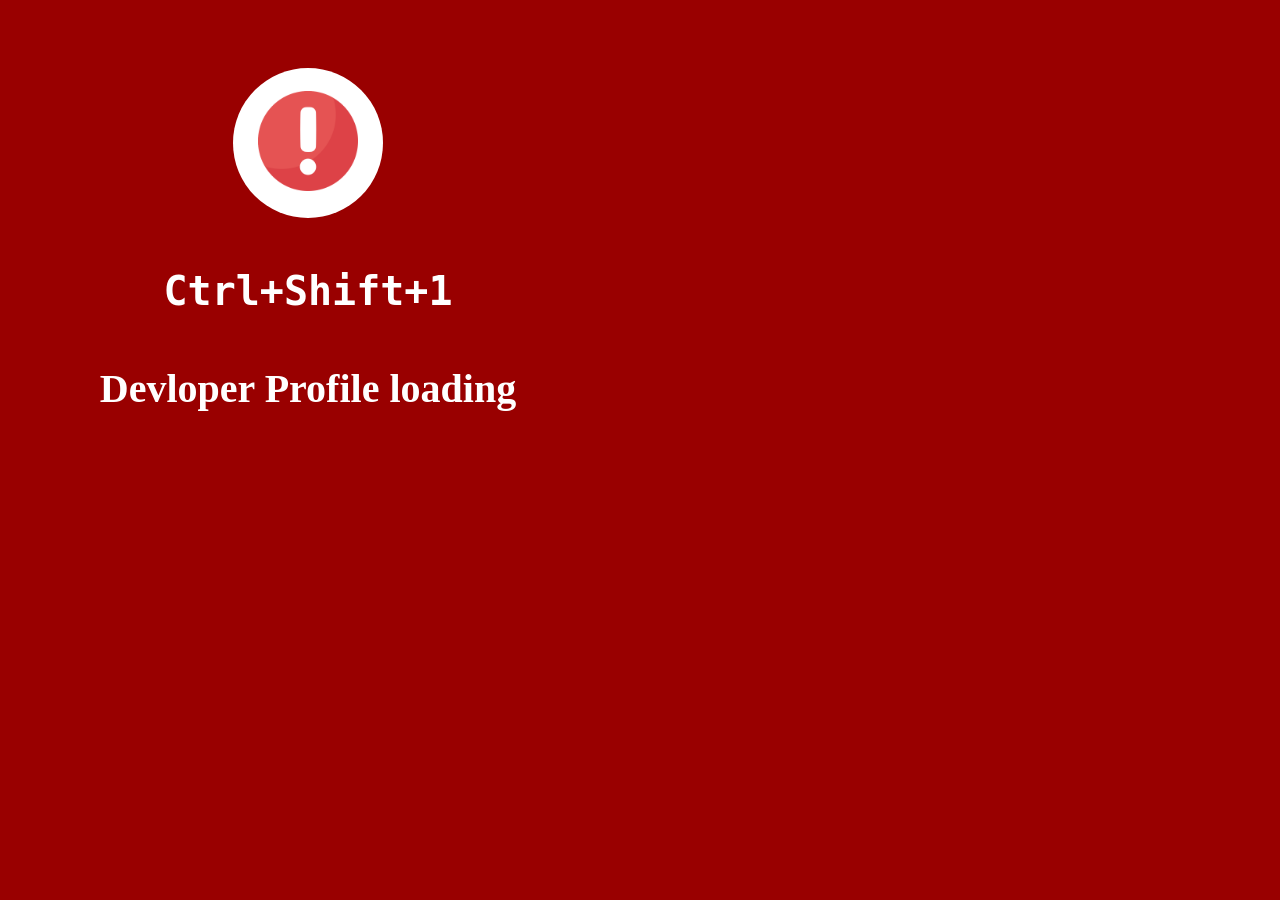
<file: abba-nhi-maanenge-mvp/index2..html>
<!DOCTYPE html>
<html lang="en">
<head>
    <meta charset="UTF-8">
    <meta name="viewport" content="width=device-width, initial-scale=1.0">
    <title>Document</title>
    <link rel="stylesheet" href="main.css">
</head>
<body>
    <!-- acts as a main row -->
    <div class="outer">
        <!-- this box should be in center -->
            <div class="fixedCircle">
                <div>
                 <!-- it holds image -->
                 <img src="images/info.png" width="100px" alt="alert image for emergency">
                </div>
            </div>
               <div>
                    <p class="hotKey"><kbd>Ctrl+Shift+1</kbd></p>
                </div>
                <div class="hotProfile">
                   Devloper Profile loading
                </div>
    </div>
</body>
</html>
</file>
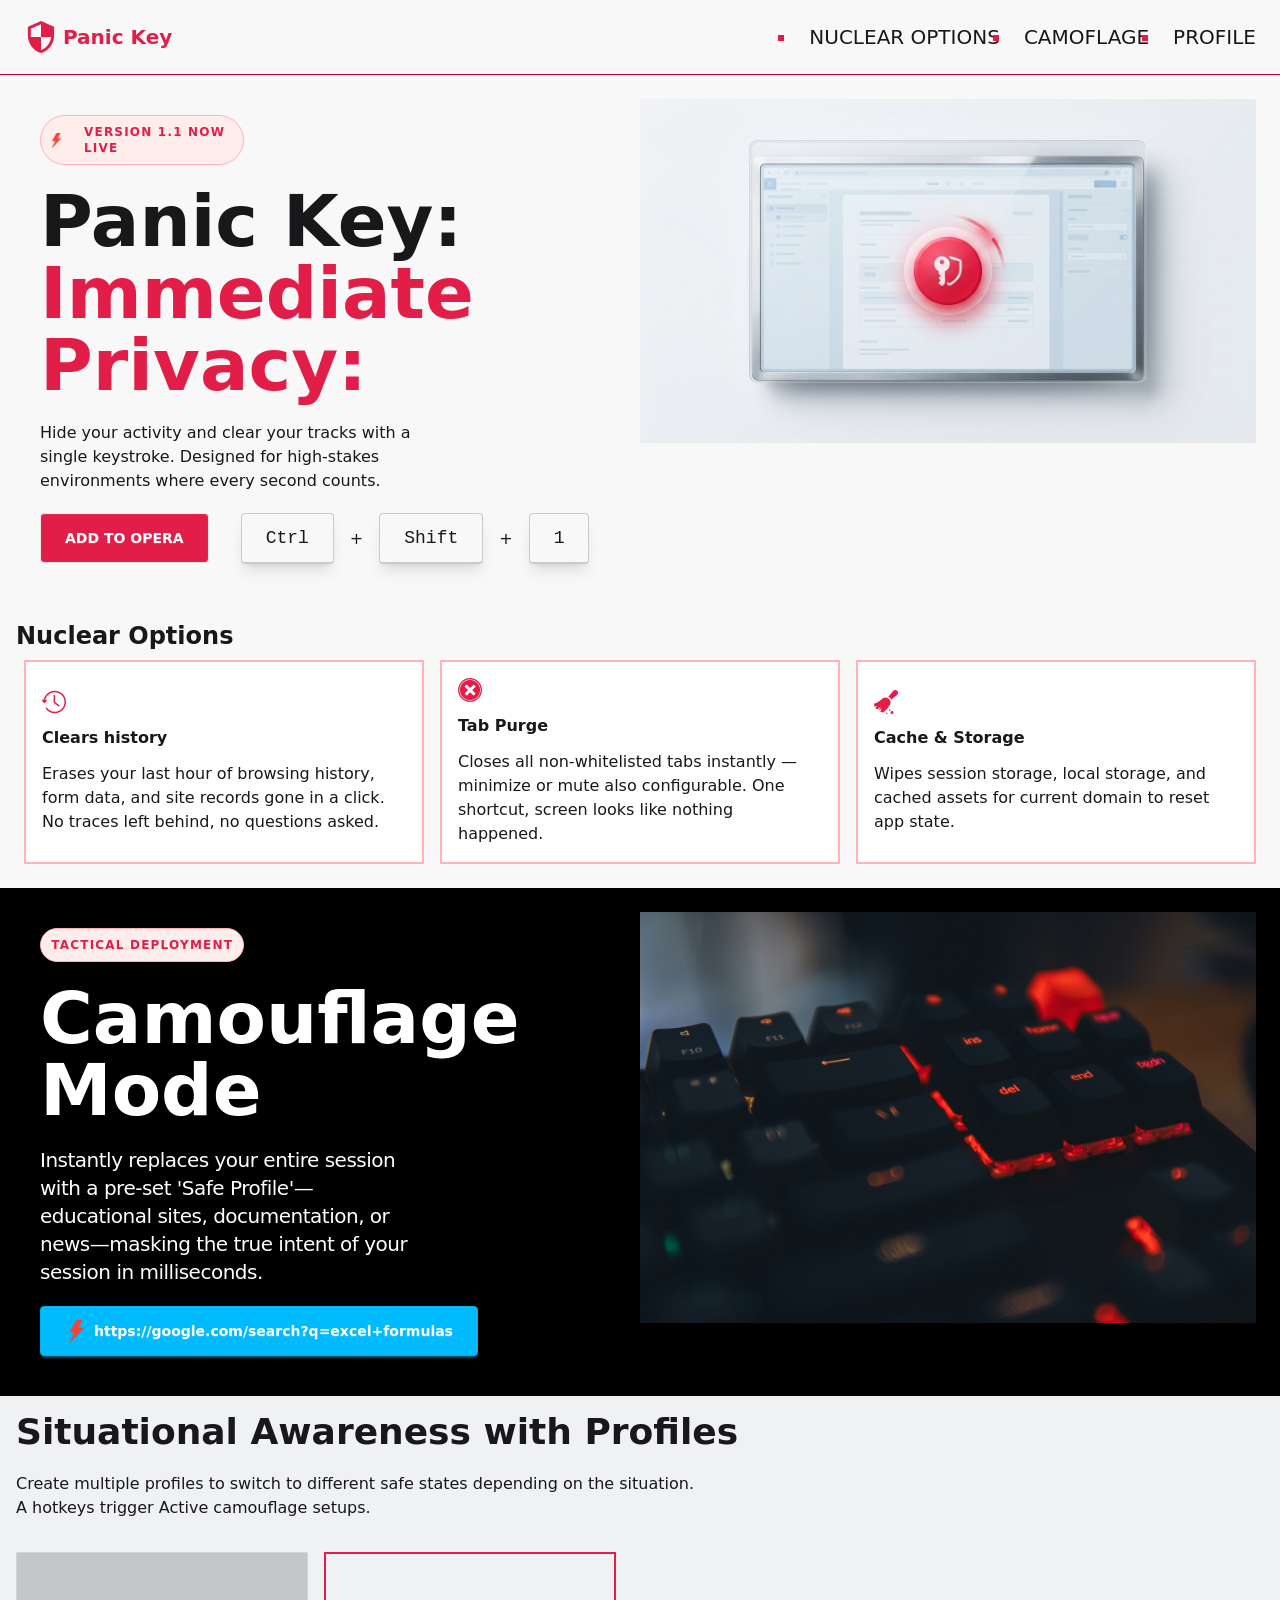
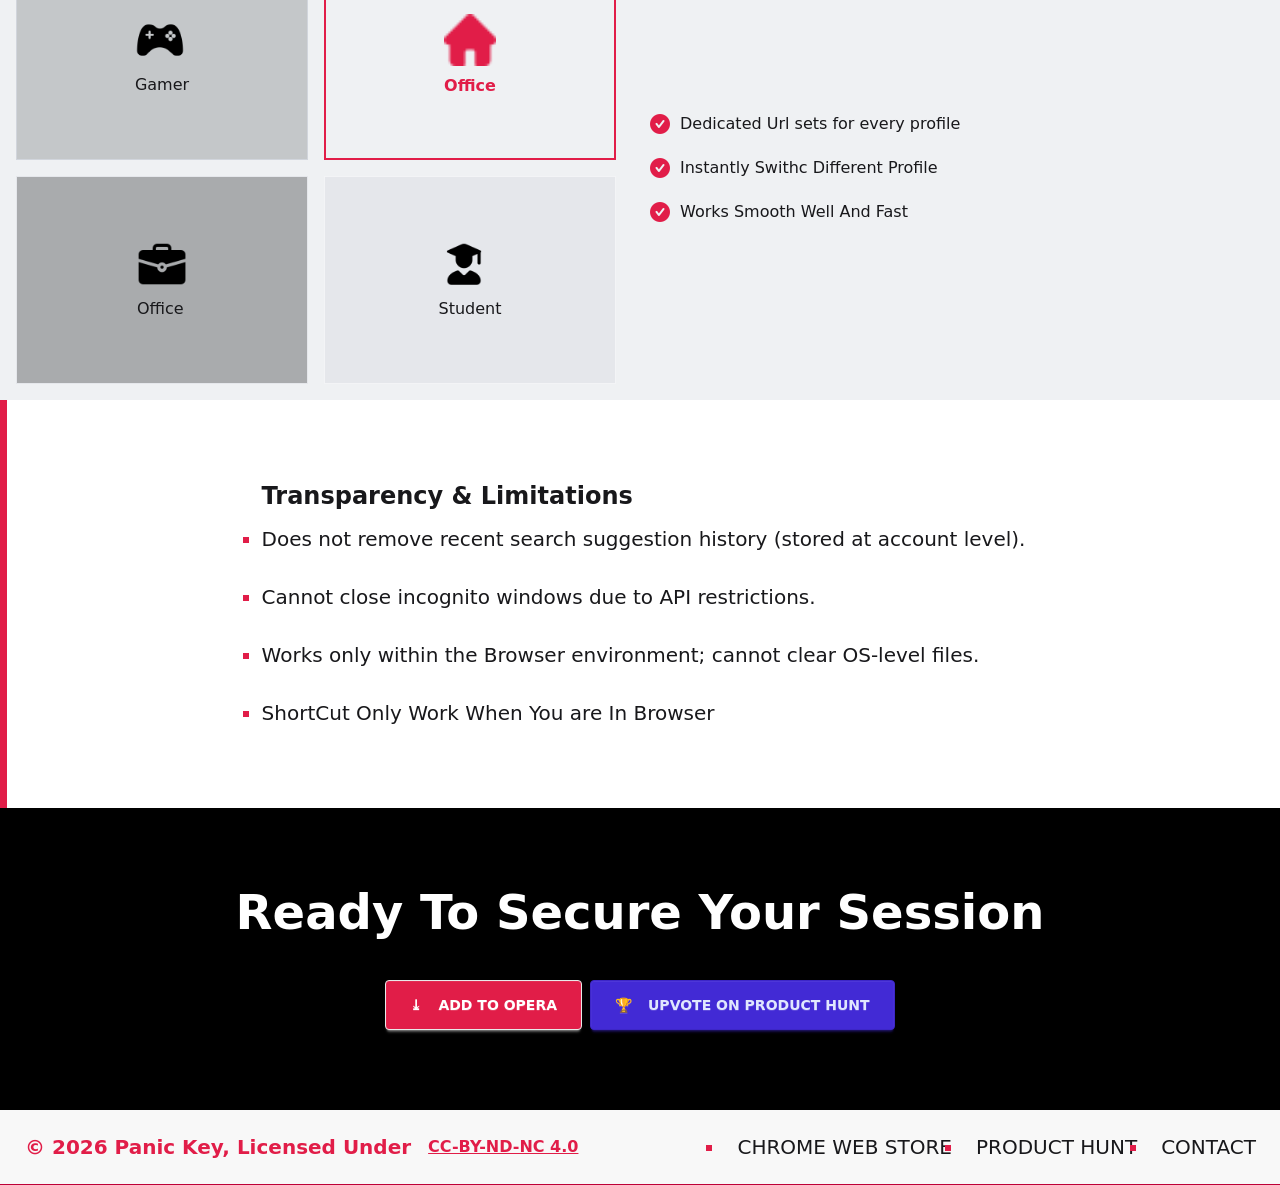
<file: abba-nhi-maanenge-mvp/landingPage.html>
<!DOCTYPE html>
<html lang="en">
<head>
    <meta charset="UTF-8">
    <meta name="viewport" content="width=device-width, initial-scale=1.0">
    <title>Abba Nhi Maanenge</title>
    <link rel="stylesheet" href="landing.css">
    <link rel="preconnect" href="https://fonts.googleapis.com">
<link rel="preconnect" href="https://fonts.gstatic.com" crossorigin>
<link href="https://fonts.googleapis.com/css2?family=Sekuya&display=swap" rel="stylesheet">
</head>
<body class="bg-white scroll-smooth">
    <div class="max-lg:collapse bg-base-200 border-b border-[#BE0037]  shadow-sm w-full ">
  <input id="navbar-1-toggle" class="peer hidden" type="checkbox" />
  <label for="navbar-1-toggle" class="fixed inset-0 hidden max-lg:peer-checked:block"></label>
  <div class="collapse-title navbar">
    <div class="navbar-start">
      <label for="navbar-1-toggle" class="btn btn-ghost lg:hidden">
        <svg xmlns="http://www.w3.org/2000/svg" class="h-5 w-5" fill="none" viewBox="0 0 24 24" stroke="currentColor"><path stroke-linecap="round" stroke-linejoin="round" stroke-width="2" d="M4 6h16M4 12h8m-8 6h16" /></svg>
      </label>
      <button class="btn btn-ghost text-xl text-[#E11D48]">
        <img src="./landingPageImage/shield.png" alt="brand Logo of panic key">
        Panic Key</button>
    </div>
    <div class="navbar-end hidden lg:flex">
      <ul class="menu menu-horizontal px-1">
        <li>
            <a href="#nuclear">NUCLEAR OPTIONS</a>
        </li>
        <li>
            <a href="#camoflage">CAMOFLAGE</a>
        </li>
        <li>
            <a href="#profile">PROFILE</a>
        </li>
      </ul>
    </div>
  </div>
</div>

<!-- Hero Section -->

<div class="grid grid-cols-2 bg-base-200 p-6">
    <!-- first row -->
     <div class="flex flex-col gap-5 p-4">
         <div class="flex gap-5 bg-[#FFEDEC]  items-center rounded-full border border-[#FFB3B6] p-2 w-[35%]">
        <img src="./landingPageImage/flash.png" class="animate-bounce" alt="flash image" width="15px">
        <p class="text-[#E11D48] font-extrabold text-xs tracking-widest">VERSION 1.1  NOW LIVE</p>
      </div>
       <div>
          <h1 class="text-7xl font-bold">Panic Key:</h1>
          <h1 class="text-7xl font-bold text-[#E11D48]">Immediate</h1>
          <h1 class="text-7xl font-bold text-[#E11D48]">Privacy:</h1>
        </div>
        <div class="w-[65%]">
            <p class="">
                Hide your activity and clear your tracks with a single keystroke. Designed for high-stakes environments where every second counts.
            </p>
        </div>
        <div class="flex gap-8">
            <button class="btn bg-[#E11D48] text-white p-6">ADD TO OPERA</button>
            <div class="flex items-center gap-4">
                <kbd class="kbd kbd-xl p-6 shadow-lg shadow-base-400 animate-pulse">Ctrl</kbd>
                 +
                 <kbd class="kbd kbd-xl p-6 shadow-lg shadow-base-400 animate-bounce">Shift</kbd>
                 +
                <kbd class="kbd kbd-xl p-6 shadow-lg shadow-base-400 animate-pulse">1</kbd>
            </div>
        </div>
     </div>

     <!-- second row -->
     <div>
        <img src="./landingPageImage/stitch_panic_switcher/screen.png" alt="hero image">
     </div>
</div>

<!-- Nuclear Options section starts here -->

<div class="bg-base-200  p-4" id="nuclear">
    <!-- first row -->
     <div>
        <h2 class="font-bold text-2xl">Nuclear Options</h2>
     </div>
 
     <!-- second row -->
     <div class="grid grid-cols-3 p-2 gap-4">
        <!-- row items -->
         
        <div class="flex  items-center bg-white border-[#FFB3B6] border-2
                      p-4">
            <!-- centered align container -->
             <div id="centerbox" class="flex flex-col gap-3">
                <!-- item image -->
                <div>
                    <img src="./landingPageImage/history.png" alt="">
                </div>
                <!-- option tagline -->
                <div class="font-semibold">Clears history</div>
                <!-- option tagline description -->
                 <div>
                   Erases your last hour of browsing  history, form data, and site records  gone in a click. No traces left behind, no questions asked.
                 </div>
             </div>

             
            </div>

             <div class="flex  items-center bg-white border-[#FFB3B6] border-2
                      p-4">
            <!-- centered align container -->
             <div id="centerbox" class="flex flex-col gap-3">
                <!-- item image -->
                <div>
                    <img src="./landingPageImage/eradicate.png" alt="">
                </div>
                <!-- option tagline -->
                <div class="font-semibold">Tab Purge</div>
                <!-- option tagline description -->
                 <div>
                 Closes all non-whitelisted tabs instantly — minimize or mute also configurable.
                 One shortcut, screen looks like nothing happened.
                 </div>
             </div>

             
            </div>

             <div class="flex justify-center items-center bg-white border-[#FFB3B6] border-2
                      p-4">
            <!-- centered align container -->
             <div id="centerbox" class="flex flex-col gap-3">
                <!-- item image -->
                <div>
                    <img src="./landingPageImage/data-cleaning (1).png" alt="">
                </div>
                <!-- option tagline -->
                <div class="font-semibold">Cache & Storage</div>
                <!-- option tagline description -->
                 <div>
                   Wipes session storage, local storage, and cached assets for current domain to reset app state.
                 </div>
             </div>

             
            </div>

     </div>
</div>


<!-- another section -->

<div class="grid grid-cols-2 bg-black p-6" id="camoflage">
    <!-- first row -->
     <div class="flex flex-col gap-5 p-4">
         <div class="flex gap-5 bg-[#FFEDEC] justify-center  items-center rounded-full border border-[#FFB3B6] p-2 w-[35%]">
        <p class="text-[#E11D48] font-extrabold text-xs tracking-widest">TACTICAL DEPLOYMENT</p>
      </div>
       <div>
          <h1 class="text-7xl font-bold text-white">Camouflage Mode</h1>
          </div>
        <div class="w-[65%]">
            <p class="text-white text-xl tracking-tight">
               Instantly replaces your entire session with a pre-set 'Safe Profile'—educational sites, documentation, or news—masking the true intent of your session in milliseconds.
            </p>
        </div>
        <div class="flex gap-8">
            <button class="btn btn-info text-white p-6 cursor-auto">
                <img src="./landingPageImage/flash.png" alt="" width="23px">
                <p>https://google.com/search?q=excel+formulas</p>
            </button>
        </div>
     </div>

     <!-- second row -->
     <div>
        <img src="./landingPageImage/michelle-ding-c7yBhz9XTIs-unsplash.jpg" alt="hero image">
     </div>
</div>


<!-- swithc to different profile -->

<div class="p-4 bg-[#EFF1F3] flex gap-5 flex-col" id="profile">
    <h1 class="text-4xl font-semibold">Situational Awareness with Profiles</h1>
    <p>Create multiple profiles to switch to different safe states depending on the situation. <br>A  hotkeys  trigger Active camouflage setups.</p>
</div>

<!-- main grid -->
<div class="grid grid-cols-2 gap-4 bg-[#EFF1F3]">
    <!-- first row -->
    <div class="grid grid-cols-2 gap-4 p-4">
       
        <!-- item one -->
         <div class="flex justify-center items-center bg-[#C4C7C9] border border-gray-300 h-52">
            <div class="flex flex-col gap-2">
                <img src="./landingPageImage/joystick.png" width="50px" alt="gamepad icon indicate gamer">
                <p>Gamer</p>
            </div>
         </div>


           <div class="flex justify-center items-center border-2 text-[#E11D48] font-semibold border-[#E11D48]">
            <div class="flex flex-col gap-2">
                <img src="./landingPageImage/home (1).png"  alt="home icon">
                <p>Office</p>
            </div>
         </div>


           <div class="flex justify-center items-center bg-[#A9ABAD] border border-gray-200 h-52">
            <div class="flex flex-col gap-2">
                <img src="./landingPageImage/briefcase.png" width="50px" alt="briefcase icon indicating office status">
                <p>Office</p>
            </div>
         </div>


           <div class="flex justify-center items-center bg-gray-200 border border-gray-100">
            <div class="flex flex-col gap-2">
                <img src="./landingPageImage/student.png" width="50px" alt="student icon">
                <p>Student</p>
            </div>
         </div>

    </div>

    <!-- second row -->
     <div class="flex flex-col justify-center">
        <div class="flex flex-col gap-5">
           <p class="flex gap-2">
            <img src="./landingPageImage/checkmark.png" alt="checkmark image">
            Dedicated Url sets for every profile</p>
           <p class="flex gap-2">
            <img src="./landingPageImage/checkmark.png" alt="checkmark image">
            Instantly Swithc Different Profile</p>
           <p class="flex gap-2">
            <img src="./landingPageImage/checkmark.png" alt="checkmark image">
            Works Smooth Well And Fast</p>
        </div>
     </div>
</div>

<!-- swithc to different profile section ends here -->

<!-- limitation section starts here -->
<div class="flex justify-center items-center p-20 border-l-7 border-[#E11D48]">
  <div class="flex flex-col gap-3">
    <!-- first row heading -->
     <h1 class="text-2xl font-extrabold">Transparency & Limitations</h1>
     <ul class="flex flex-col gap-7">
        <li>Does not remove recent search suggestion history (stored at account level).</li>
        <li>Cannot close incognito windows due to  API restrictions.</li>
        <li>Works only within the Browser environment; cannot clear OS-level files.</li>
        <li>ShortCut Only Work When You are In Browser</li>
     </ul>
  </div>
</div>

<!-- end of limitation section now from here -->

<!-- start of platform display section -->
<div class="flex justify-center items-center p-20 bg-[#000000]">
  <div class="flex flex-col gap-11">
    <!-- first row heading -->
     <h1 class="text-5xl font-extrabold text-white">Ready To Secure Your Session</h1>
     <div class="flex gap-2 justify-center">
            <button class="btn bg-[#E11D48] text-white p-6 flex gap-4 border"> 
                 <p class="animate-bounce">&#x2913</p>
                ADD TO OPERA</button>
            <button class="btn btn-primary p-6 flex gap-4"> 
                 <p class="animate-bounce">&#127942</p>
                UPVOTE ON PRODUCT HUNT</button>
     </div>
  </div>
</div>


<!-- copy right section -->
   <div class="max-lg:collapse bg-base-200 border-b border-[#BE0037]  shadow-sm w-full ">
  <input id="navbar-1-toggle" class="peer hidden" type="checkbox" />
  <label for="navbar-1-toggle" class="fixed inset-0 hidden max-lg:peer-checked:block"></label>
  <div class="collapse-title navbar">
    <div class="navbar-start">
      <label for="navbar-1-toggle" class="btn btn-ghost lg:hidden">
        <svg xmlns="http://www.w3.org/2000/svg" class="h-5 w-5" fill="none" viewBox="0 0 24 24" stroke="currentColor"><path stroke-linecap="round" stroke-linejoin="round" stroke-width="2" d="M4 6h16M4 12h8m-8 6h16" /></svg>
      </label>
      <button class="btn btn-ghost text-xl text-[#E11D48]">
      &#169 2026 Panic Key, Licensed Under 
      </button>
      <a href="https://creativecommons.org/licenses/by-nc-nd/4.0/" class="cursor-pointer text-[#E11d48] font-semibold underline">CC-BY-ND-NC 4.0</a>
    </div>
    <div class="navbar-end hidden lg:flex">
      <ul class="menu menu-horizontal px-1">
        <li>
            <a href="">CHROME WEB STORE</a>
        </li>
        <li>
            <a href="">PRODUCT HUNT</a>
        </li>
        <li>
            <a href="mailto:focusdreammern@gmail.com">CONTACT</a>
        </li>
      </ul>
    </div>
  </div>
</div>

 
</body>
</html>
</file>
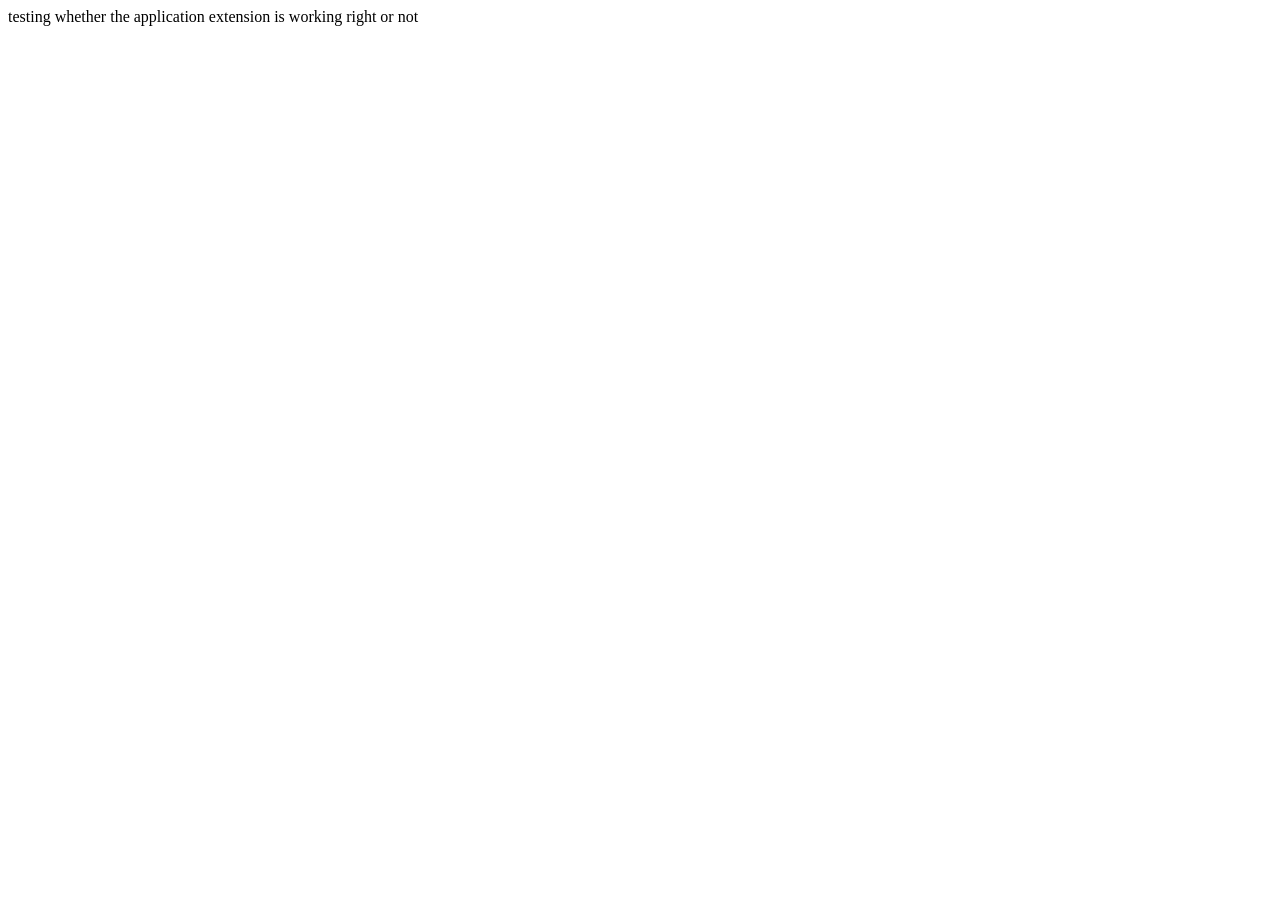
<file: FocusMode/hello.html>
<!DOCTYPE html>
<html lang="en">
<head>
    <meta charset="UTF-8">
    <meta name="viewport" content="width=device-width, initial-scale=1.0">
    <title>Document</title>
</head>
<body>
    testing whether the application extension is working right or not
</body>
</html>
</file>
<file: abba-nhi-maanenge-mvp/main.css>
body{
    background-color:hsl(0, 100%, 30%);
    width: 600px;
}
.outer{
    display: flex;
    flex-direction: column;
    justify-content: center;
    align-items: center;
    padding: 60px;
    gap: 10px;
}
.fixedCircle{
    display: flex;
    justify-content: center;
    align-items: center;
    background-color: white;
    width: 150px;
    height: 150px;
    border-radius: 50%;
    animation: shadow 2s ease-in-out infinite normal;
}

@keyframes shadow {
    0% {
    box-shadow: 0 0 0 0px rgba(255, 255, 255, 0.2);
  }
  100% {
    box-shadow: 0 0 0 20px rgba(249, 226, 226, 0.7)
  }
}

.hotKey{
    font-size: 40px;
    font-weight: bolder;
    color: hsl(0, 0%,100%);
}

.hotProfile{
     font-size: 40px;
    font-weight: bolder;
    color: hsl(0, 0%,100%);
}

.btnRow{
    display: flex;
    justify-content: flex-end;
    padding: 5px;
}
button{
    cursor: pointer;
}

.sideMenu{
    transition: all 0.9s ease;
    background-color: gray;
    top: 0;
    right: -900px;
    width: 50%;
    height: 100%;
    position: absolute;
}

.moveToleft{
    left: 50%;
    right: 0;
}

.sideClosemain{ 
    padding: 10px;
}

.defaultSize{
    font-size: 15px;
    font-weight: bold;
}

.defaultSizeIns{
    font-size: 25px;
    font-weight: bold;
    color: white;
}


.profileDataContainer{
    padding: 14px;
    display: flex;
    flex-direction: column;
    gap: 15px;
}

.nameSet{
    display: flex;
    gap: 20px;
    flex-direction: column;
}

.addButton{
    padding: 10px;
}

input{
    padding: 3px;
}

.error{
    color: rgb(140, 36, 36);
    display: none;
}

.copysection{
    display: flex;
    justify-content: center;
    align-items: center;
    gap: 10px;
}

.instructions{
    display: flex;
    flex-direction: column;
    justify-content: center;
    align-items: center;
}

.urlPerProfile{
    background-color: white;
    display: flex;
    padding:6px;
    width:100%;
    align-items: center;
    justify-content: space-between;
    height:22px;
}

.toastSuccess{
    background-color: #166534;
    border: 1px #22c55e solid;
    color: #ffffff;
    display: flex;
    padding:6px;
    width:100%;
    align-items: center;
    justify-content: space-between;
    height:22px;
    letter-spacing: 6px;
    font-size: 12px;
}

.toastError{
    background-color: #991b1b;
    border: 1px #ef4444 solid;
    display: flex;
    padding:6px;
    width:100%;
    align-items: center;
    justify-content: space-between;
    height:22px;
    letter-spacing: 6px;
    font-size: 12px;
    color: #ffffff;
}





.deleteButton{
    height: 20px;
}

.mainHolder{
    display: flex;
    padding: 10px;
    flex-direction: column;
    gap: 4px;
}


.saveChoice{
    width: 100%;
    padding: 10px;
}
</file>
